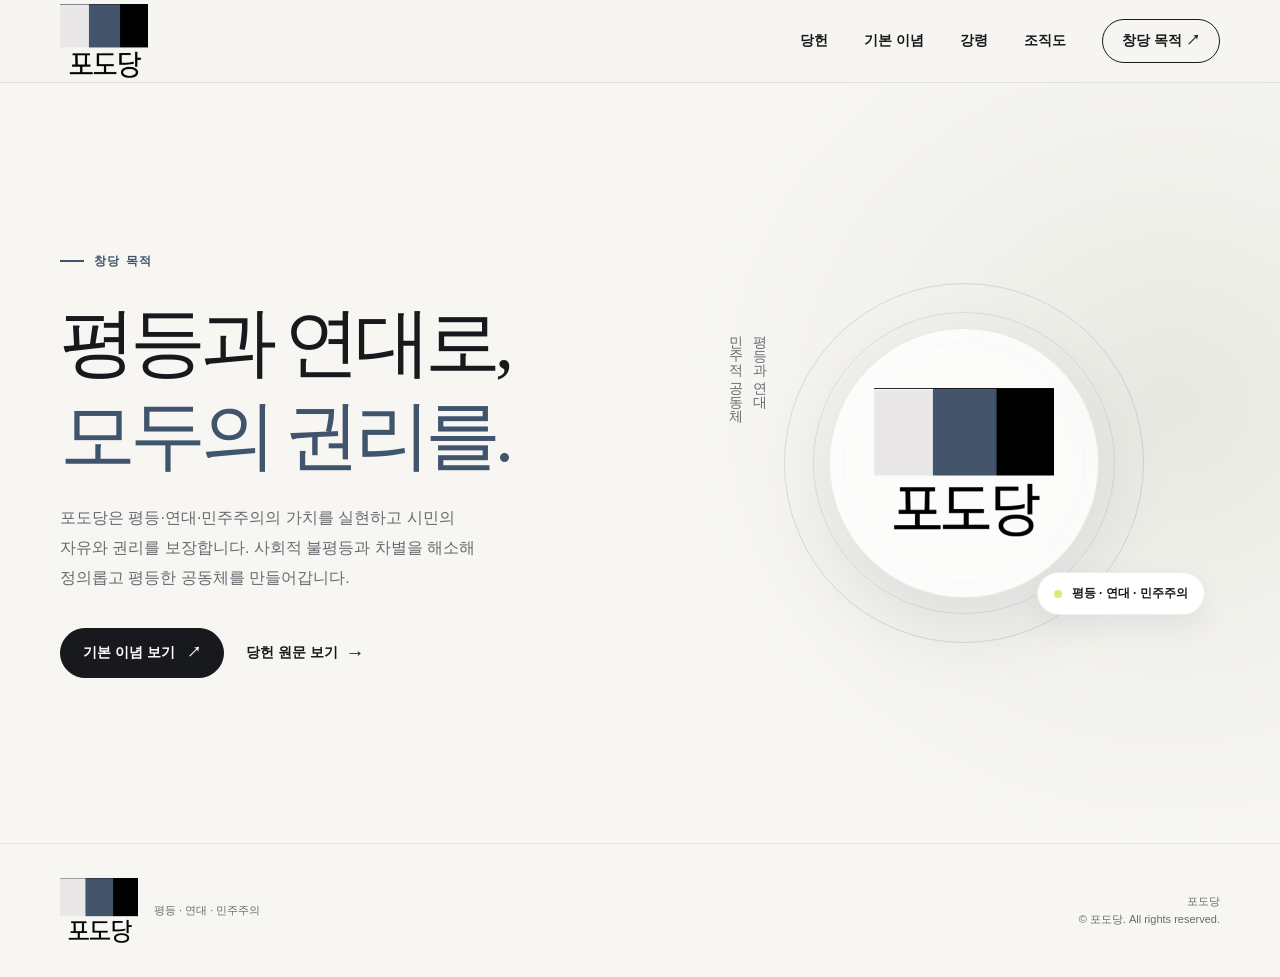
<file: index.html>
<!DOCTYPE html>
<html lang="ko">
<head>
    <meta charset="UTF-8">
    <meta name="viewport" content="width=device-width, initial-scale=1.0">
    <meta name="robots" content="noindex, follow">
    <meta name="theme-color" content="#f7f6f2">
    <meta name="description" content="포도당은 평등·연대·민주주의를 바탕으로 시민의 자유와 권리를 보장하고, 차별 없는 민주적 공동체를 지향합니다.">
    <title>포도당 | 평등과 연대로, 모두의 권리를</title>
    <link rel="stylesheet" href="style.css">
</head>
<body>
    <header class="site-header">
        <div class="wrap header-inner">
            <a class="brand" href="index.html" aria-label="포도당 홈">
                <img src="img/logo-transparent.png" alt="포도당">
            </a>
            <button class="menu-toggle" type="button" aria-expanded="false" aria-controls="primary-navigation" aria-label="메뉴 열기">
                <span></span><span></span>
            </button>
            <nav class="nav" id="primary-navigation" aria-label="주요 메뉴">
                <a href="charter.html">당헌</a>
                <a href="basic-principles.html">기본 이념</a>
                <a href="platform.html">강령</a>
                <a href="organization.html">조직도</a>
                <a class="nav-join" href="charter.html#article-1">창당 목적 <span aria-hidden="true">↗</span></a>
            </nav>
        </div>
    </header>

    <main>
        <section class="hero" id="home">
            <div class="wrap hero-grid">
                <div>
                    <span class="eyebrow">창당 목적</span>
                    <h1>평등과 연대로,<br><span>모두의 권리를.</span></h1>
                    <p class="hero-copy">포도당은 평등·연대·민주주의의 가치를 실현하고 시민의 자유와 권리를 보장합니다. 사회적 불평등과 차별을 해소해 정의롭고 평등한 공동체를 만들어갑니다.</p>
                    <div class="hero-actions">
                        <a class="button button-dark" href="basic-principles.html">기본 이념 보기 <span aria-hidden="true">↗</span></a>
                        <a class="text-link" href="charter.html">당헌 원문 보기 <span aria-hidden="true">→</span></a>
                    </div>
                </div>
                <div class="hero-art" aria-label="포도당 로고">
                    <span class="side-note" aria-hidden="true">평등과 연대<br>민주적 공동체</span>
                    <div class="orbit" aria-hidden="true"></div>
                    <div class="logo-card"><img src="img/logo-transparent.png" alt=""></div>
                    <span class="orbit-note">평등 · 연대 · 민주주의</span>
                </div>
            </div>
        </section>
    </main>

    <footer class="site-footer">
        <div class="wrap footer-inner">
            <div class="footer-brand">
                <img src="img/logo-transparent.png" alt="포도당">
                <span>평등 · 연대 · 민주주의</span>
            </div>
            <p class="copyright">포도당<br>© 포도당. All rights reserved.</p>
        </div>
    </footer>
    <script>
        const menuToggle = document.querySelector(".menu-toggle");
        const navigation = document.querySelector("#primary-navigation");

        menuToggle.addEventListener("click", () => {
            const isOpen = menuToggle.getAttribute("aria-expanded") === "true";
            menuToggle.setAttribute("aria-expanded", String(!isOpen));
            menuToggle.setAttribute("aria-label", isOpen ? "메뉴 열기" : "메뉴 닫기");
            navigation.classList.toggle("is-open", !isOpen);
        });

        navigation.addEventListener("click", (event) => {
            if (event.target.closest("a")) {
                menuToggle.setAttribute("aria-expanded", "false");
                menuToggle.setAttribute("aria-label", "메뉴 열기");
                navigation.classList.remove("is-open");
            }
        });
    </script>
</body>
</html>
</file>
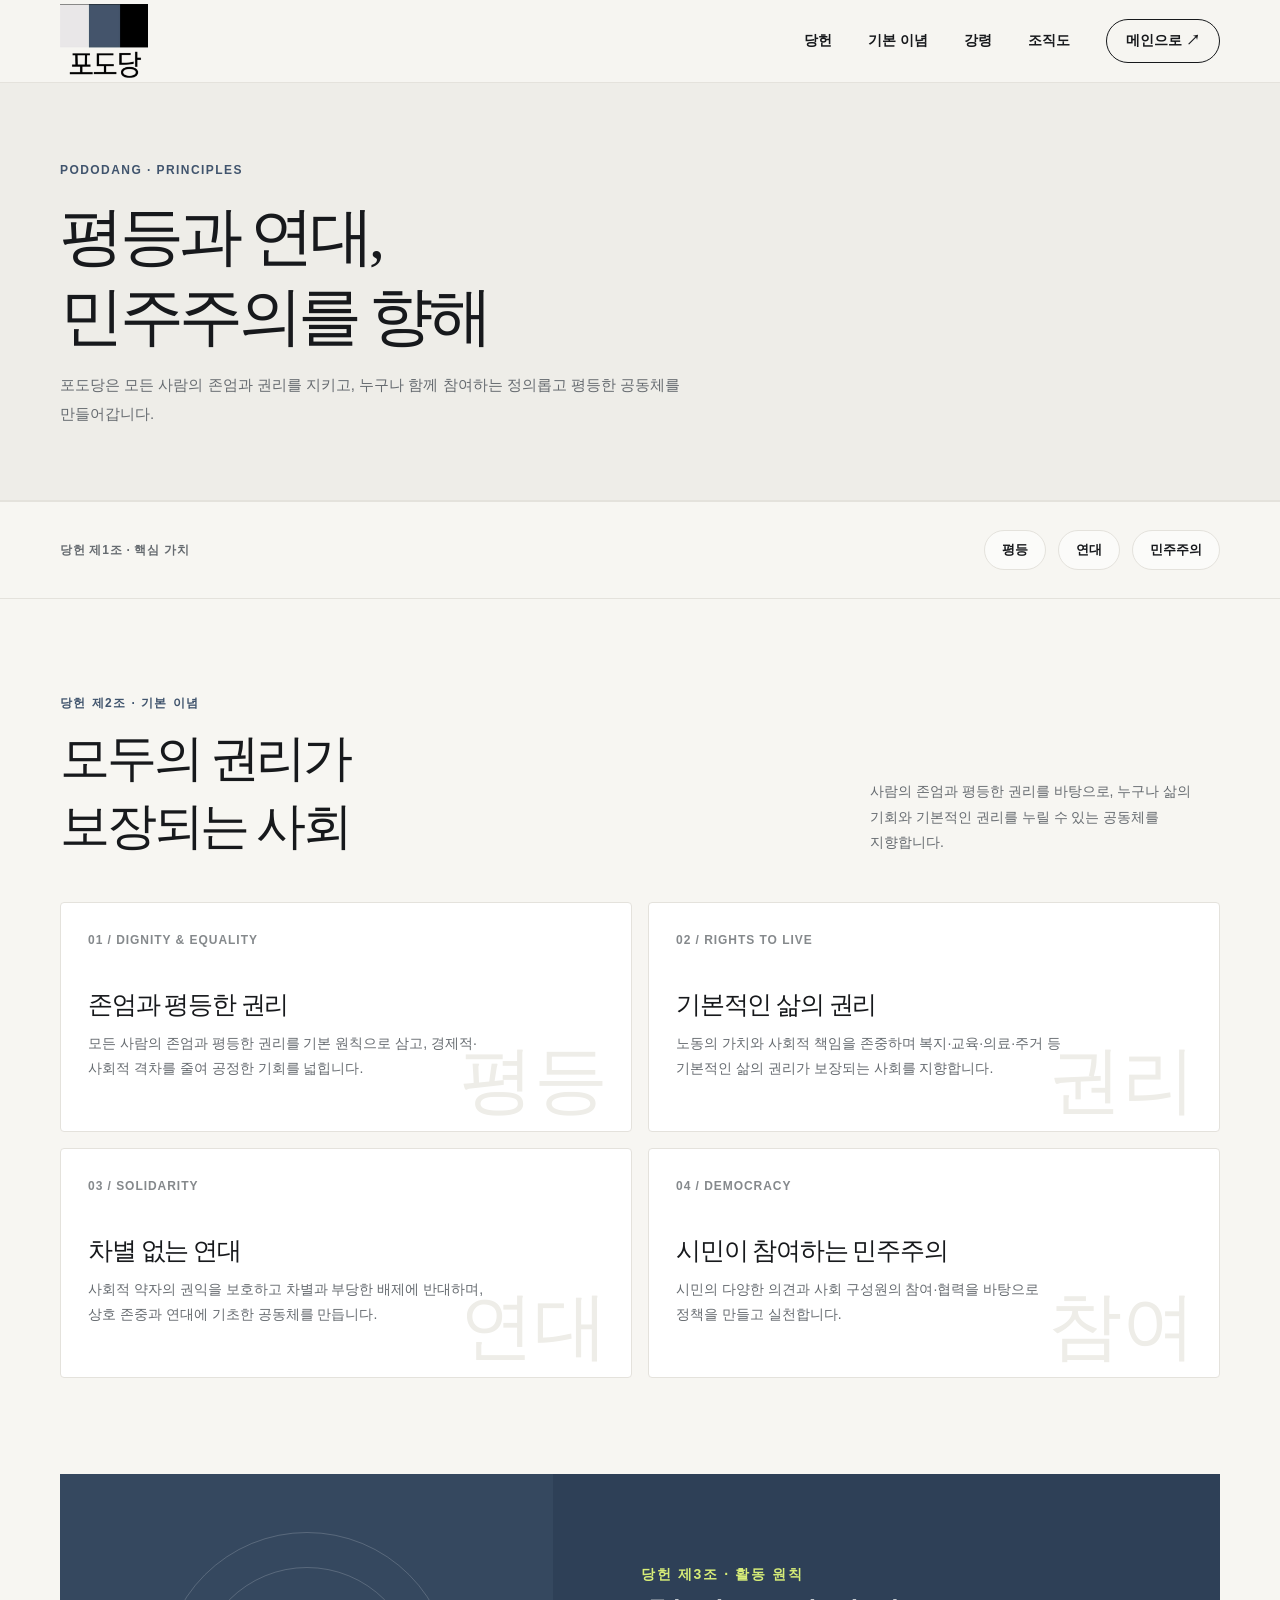
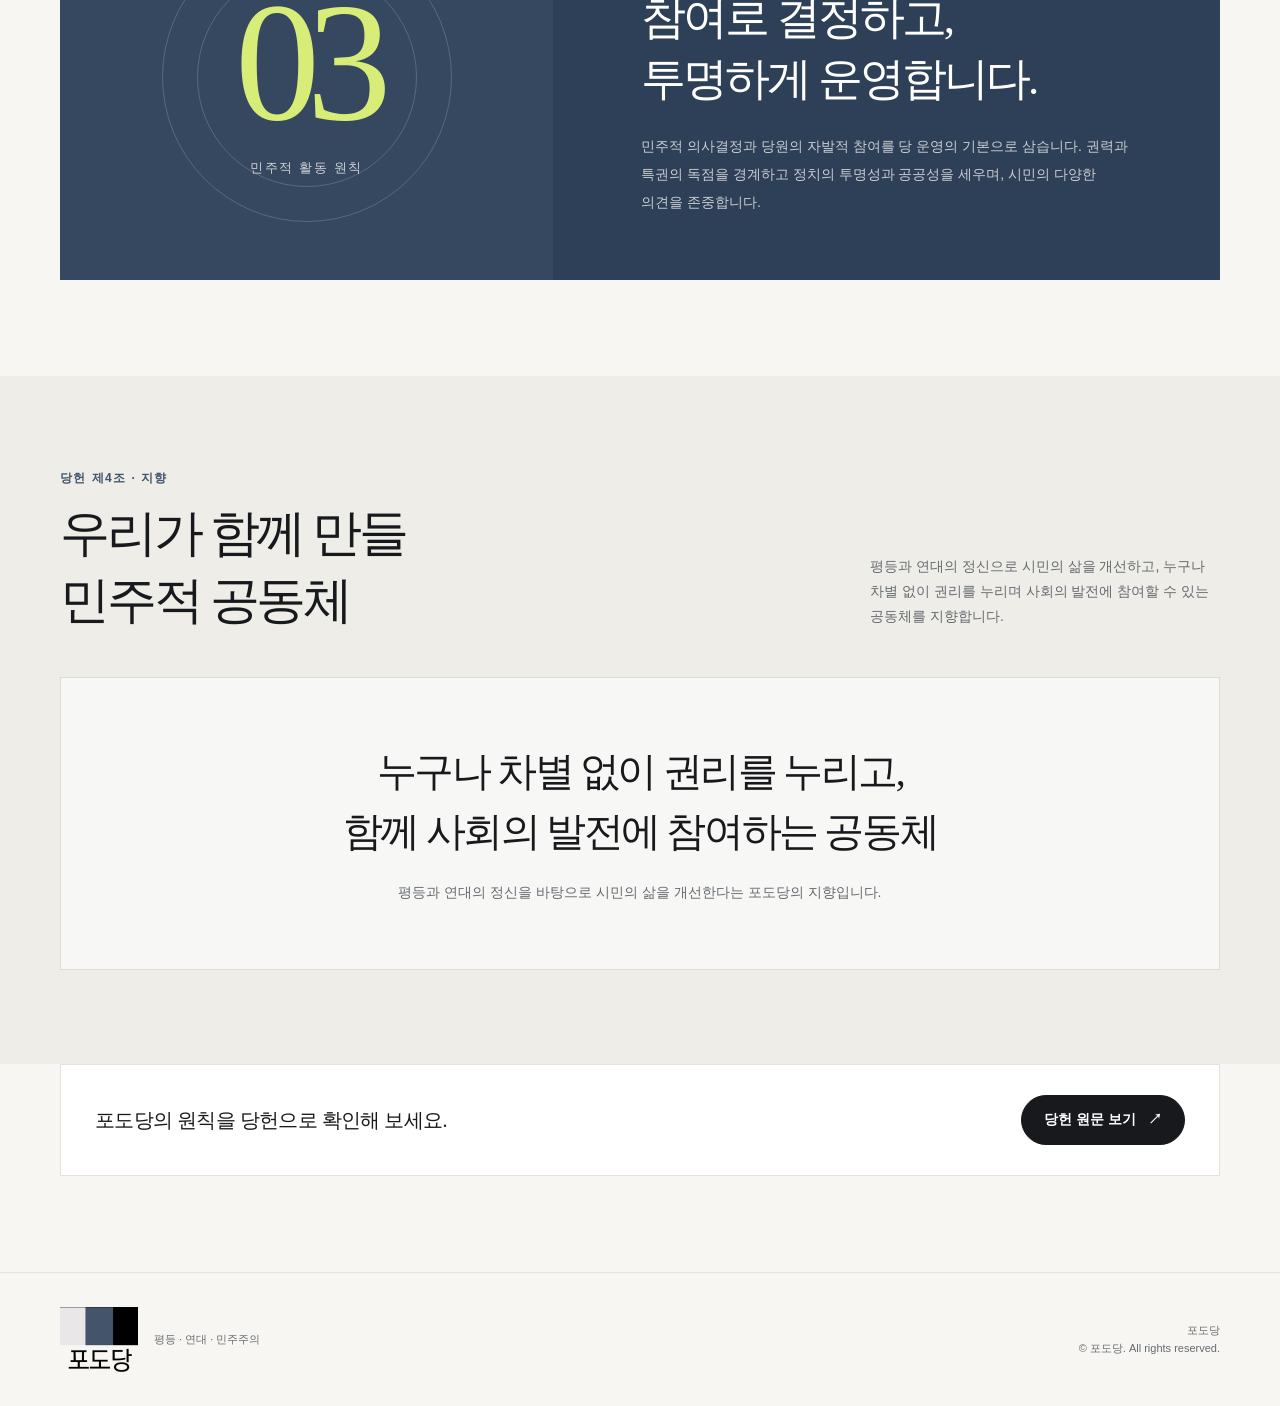
<file: basic-principles.html>
<!DOCTYPE html>
<html lang="ko">
<head>
    <meta charset="UTF-8">
    <meta name="viewport" content="width=device-width, initial-scale=1.0">
    <meta name="robots" content="noindex, follow">
    <meta name="theme-color" content="#f7f6f2">
    <meta name="description" content="평등·연대·민주주의를 바탕으로 포도당이 추구하는 기본 이념과 활동 원칙을 소개합니다.">
    <title>기본 이념 | 포도당</title>
    <link rel="stylesheet" href="style.css">
</head>
<body>
    <header class="site-header">
        <div class="wrap header-inner">
            <a class="brand" href="index.html" aria-label="포도당 홈">
                <img src="img/logo-transparent.png" alt="포도당">
            </a>
            <button class="menu-toggle" type="button" aria-expanded="false" aria-controls="primary-navigation" aria-label="메뉴 열기">
                <span></span><span></span>
            </button>
            <nav class="nav" id="primary-navigation" aria-label="주요 메뉴">
                <a href="charter.html">당헌</a>
                <a href="basic-principles.html" aria-current="page">기본 이념</a>
                <a href="platform.html">강령</a>
                <a href="organization.html">조직도</a>
                <a class="nav-join" href="index.html">메인으로 <span aria-hidden="true">↗</span></a>
            </nav>
        </div>
    </header>

    <main>
        <section class="page-intro">
            <div class="wrap">
                <p class="section-kicker">PODODANG · PRINCIPLES</p>
                <h1>평등과 연대,<br>민주주의를 향해</h1>
                <p>포도당은 모든 사람의 존엄과 권리를 지키고, 누구나 함께 참여하는 정의롭고 평등한 공동체를 만들어갑니다.</p>
            </div>
        </section>

        <section class="principles" aria-label="포도당의 핵심 가치">
            <div class="wrap principles-inner">
                <span class="principles-label">당헌 제1조 · 핵심 가치</span>
                <div class="principle-list">
                    <span class="principle">평등</span>
                    <span class="principle">연대</span>
                    <span class="principle">민주주의</span>
                </div>
            </div>
        </section>

        <section class="section" aria-labelledby="beliefs-heading">
            <div class="wrap">
                <div class="section-heading">
                    <div>
                        <p class="section-kicker">당헌 제2조 · 기본 이념</p>
                        <h2 id="beliefs-heading">모두의 권리가<br>보장되는 사회</h2>
                    </div>
                    <p class="section-description">사람의 존엄과 평등한 권리를 바탕으로, 누구나 삶의 기회와 기본적인 권리를 누릴 수 있는 공동체를 지향합니다.</p>
                </div>
                <div class="agenda-grid">
                    <article class="agenda-card">
                        <span class="agenda-number">01 / DIGNITY & EQUALITY</span>
                        <h3>존엄과 평등한 권리</h3>
                        <p>모든 사람의 존엄과 평등한 권리를 기본 원칙으로 삼고, 경제적·사회적 격차를 줄여 공정한 기회를 넓힙니다.</p>
                        <span class="agenda-mark" aria-hidden="true">평등</span>
                    </article>
                    <article class="agenda-card">
                        <span class="agenda-number">02 / RIGHTS TO LIVE</span>
                        <h3>기본적인 삶의 권리</h3>
                        <p>노동의 가치와 사회적 책임을 존중하며 복지·교육·의료·주거 등 기본적인 삶의 권리가 보장되는 사회를 지향합니다.</p>
                        <span class="agenda-mark" aria-hidden="true">권리</span>
                    </article>
                    <article class="agenda-card">
                        <span class="agenda-number">03 / SOLIDARITY</span>
                        <h3>차별 없는 연대</h3>
                        <p>사회적 약자의 권익을 보호하고 차별과 부당한 배제에 반대하며, 상호 존중과 연대에 기초한 공동체를 만듭니다.</p>
                        <span class="agenda-mark" aria-hidden="true">연대</span>
                    </article>
                    <article class="agenda-card">
                        <span class="agenda-number">04 / DEMOCRACY</span>
                        <h3>시민이 참여하는 민주주의</h3>
                        <p>시민의 다양한 의견과 사회 구성원의 참여·협력을 바탕으로 정책을 만들고 실천합니다.</p>
                        <span class="agenda-mark" aria-hidden="true">참여</span>
                    </article>
                </div>
            </div>
        </section>

        <section class="about" aria-labelledby="practice-heading">
            <div class="wrap about-panel">
                <div class="about-visual" aria-hidden="true">
                    <div class="charter-mark"><strong>03</strong><span>민주적 활동 원칙</span></div>
                </div>
                <div class="about-copy">
                    <p class="section-kicker">당헌 제3조 · 활동 원칙</p>
                    <h2 id="practice-heading">참여로 결정하고,<br>투명하게 운영합니다.</h2>
                    <p>민주적 의사결정과 당원의 자발적 참여를 당 운영의 기본으로 삼습니다. 권력과 특권의 독점을 경계하고 정치의 투명성과 공공성을 세우며, 시민의 다양한 의견을 존중합니다.</p>
                </div>
            </div>
        </section>

        <section class="vision" aria-labelledby="vision-heading">
            <div class="wrap">
                <div class="section-heading">
                    <div>
                        <p class="section-kicker">당헌 제4조 · 지향</p>
                        <h2 id="vision-heading">우리가 함께 만들<br>민주적 공동체</h2>
                    </div>
                    <p class="section-description">평등과 연대의 정신으로 시민의 삶을 개선하고, 누구나 차별 없이 권리를 누리며 사회의 발전에 참여할 수 있는 공동체를 지향합니다.</p>
                </div>
                <div class="vision-card">
                    <strong>누구나 차별 없이 권리를 누리고,<br>함께 사회의 발전에 참여하는 공동체</strong>
                    <p>평등과 연대의 정신을 바탕으로 시민의 삶을 개선한다는 포도당의 지향입니다.</p>
                </div>
            </div>
        </section>

        <section class="principles-cta">
            <div class="wrap">
                <p>포도당의 원칙을 당헌으로 확인해 보세요.</p>
                <a class="button button-dark" href="charter.html">당헌 원문 보기 <span aria-hidden="true">↗</span></a>
            </div>
        </section>
    </main>

    <footer class="site-footer">
        <div class="wrap footer-inner">
            <div class="footer-brand">
                <img src="img/logo-transparent.png" alt="포도당">
                <span>평등 · 연대 · 민주주의</span>
            </div>
            <p class="copyright">포도당<br>© 포도당. All rights reserved.</p>
        </div>
    </footer>
    <script>
        const menuToggle = document.querySelector(".menu-toggle");
        const navigation = document.querySelector("#primary-navigation");

        menuToggle.addEventListener("click", () => {
            const isOpen = menuToggle.getAttribute("aria-expanded") === "true";
            menuToggle.setAttribute("aria-expanded", String(!isOpen));
            menuToggle.setAttribute("aria-label", isOpen ? "메뉴 열기" : "메뉴 닫기");
            navigation.classList.toggle("is-open", !isOpen);
        });

        navigation.addEventListener("click", (event) => {
            if (event.target.closest("a")) {
                menuToggle.setAttribute("aria-expanded", "false");
                menuToggle.setAttribute("aria-label", "메뉴 열기");
                navigation.classList.remove("is-open");
            }
        });
    </script>
</body>
</html>
</file>
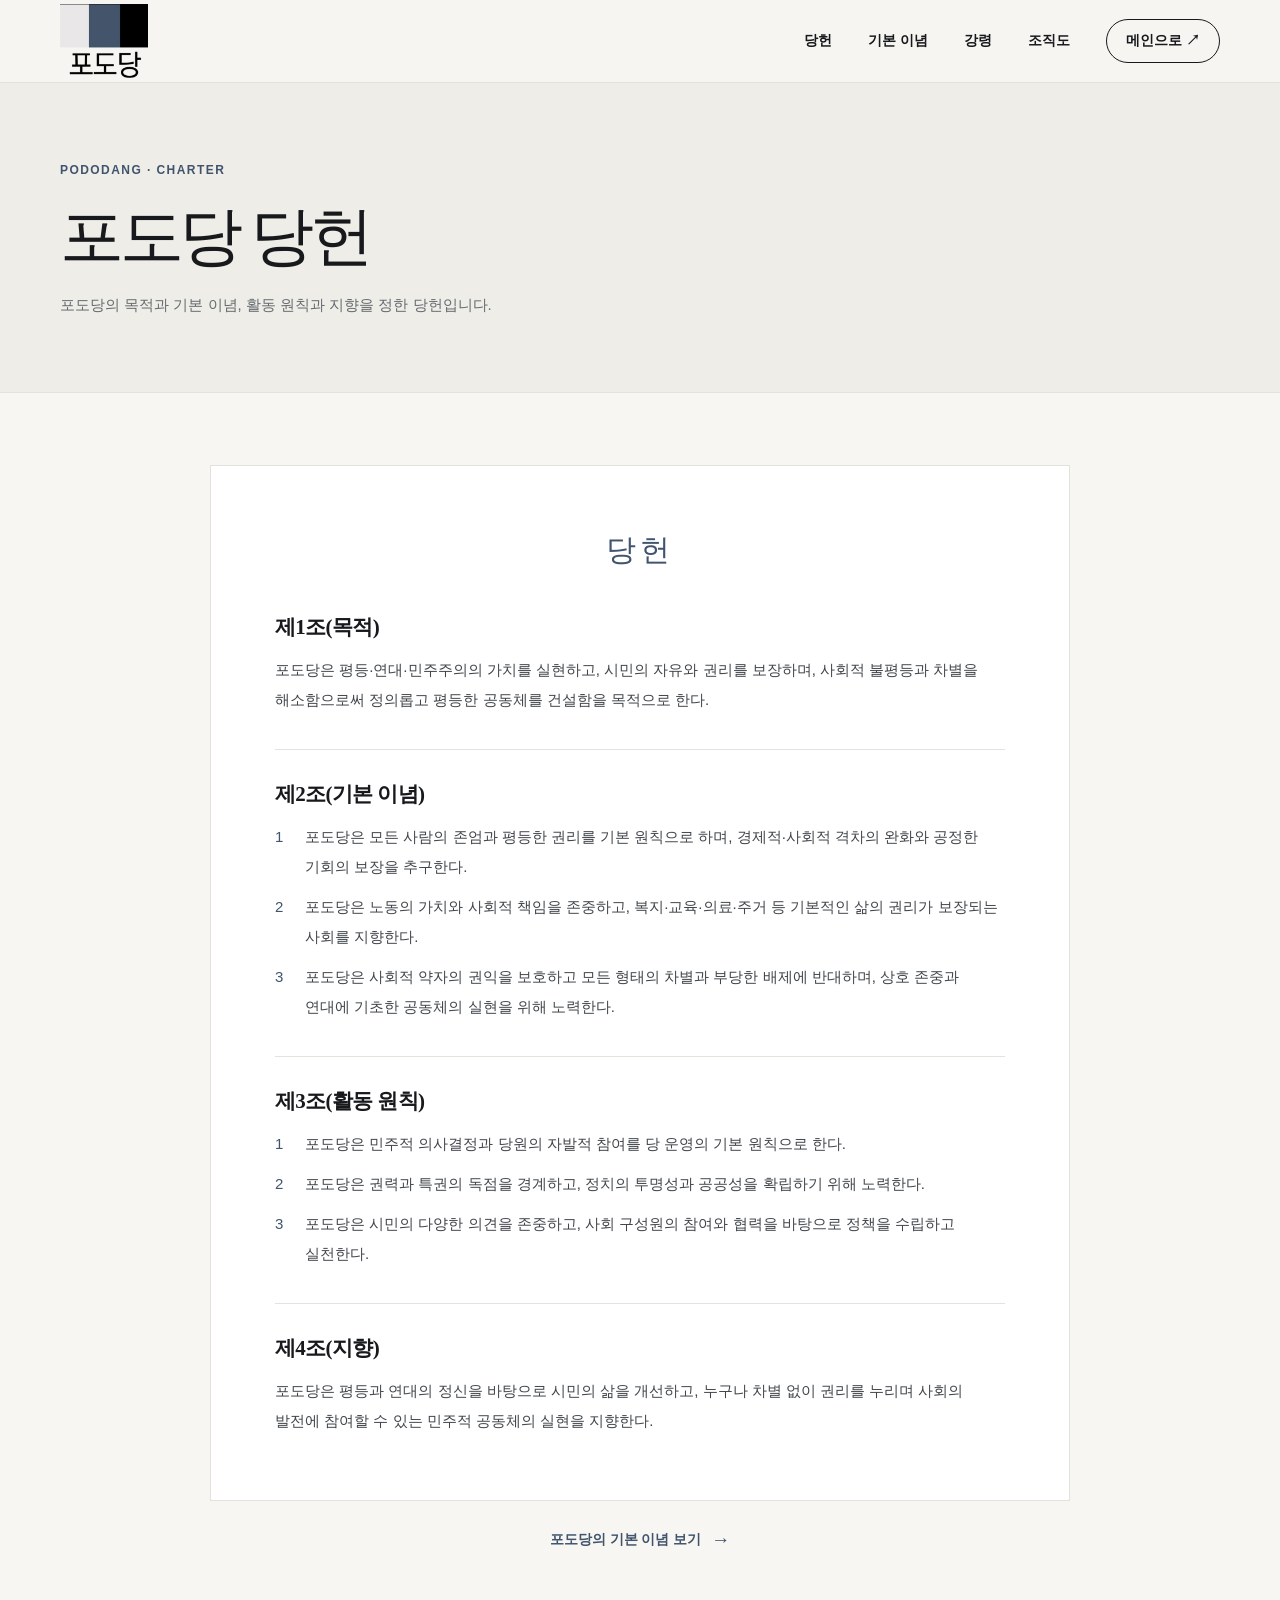
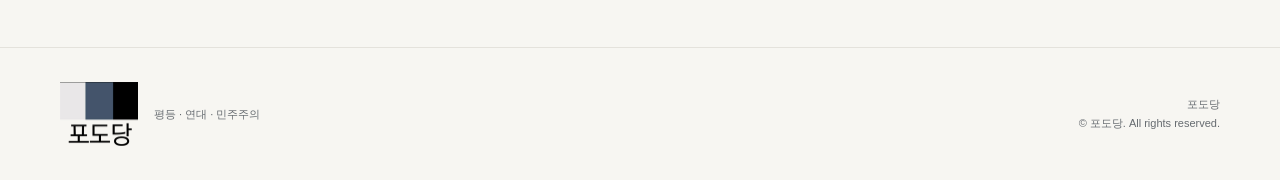
<file: charter.html>
<!DOCTYPE html>
<html lang="ko">
<head>
    <meta charset="UTF-8">
    <meta name="viewport" content="width=device-width, initial-scale=1.0">
    <meta name="robots" content="noindex, follow">
    <meta name="theme-color" content="#f7f6f2">
    <meta name="description" content="포도당의 창당 목적과 기본 이념, 활동 원칙과 지향을 담은 당헌입니다.">
    <title>당헌 | 포도당</title>
    <link rel="stylesheet" href="style.css">
</head>
<body>
    <header class="site-header">
        <div class="wrap header-inner">
            <a class="brand" href="index.html" aria-label="포도당 홈">
                <img src="img/logo-transparent.png" alt="포도당">
            </a>
            <button class="menu-toggle" type="button" aria-expanded="false" aria-controls="primary-navigation" aria-label="메뉴 열기">
                <span></span><span></span>
            </button>
            <nav class="nav" id="primary-navigation" aria-label="주요 메뉴">
                <a href="charter.html" aria-current="page">당헌</a>
                <a href="basic-principles.html">기본 이념</a>
                <a href="platform.html">강령</a>
                <a href="organization.html">조직도</a>
                <a class="nav-join" href="index.html">메인으로 <span aria-hidden="true">↗</span></a>
            </nav>
        </div>
    </header>

    <main>
        <section class="page-intro">
            <div class="wrap">
                <p class="section-kicker">PODODANG · CHARTER</p>
                <h1>포도당 당헌</h1>
                <p>포도당의 목적과 기본 이념, 활동 원칙과 지향을 정한 당헌입니다.</p>
            </div>
        </section>

        <section class="charter-section" aria-label="포도당 당헌">
            <div class="wrap">
                <article class="charter-document">
                    <p class="charter-document-title">당헌</p>

                    <section class="charter-article" id="article-1">
                        <h2>제1조(목적)</h2>
                        <p>포도당은 평등·연대·민주주의의 가치를 실현하고, 시민의 자유와 권리를 보장하며, 사회적 불평등과 차별을 해소함으로써 정의롭고 평등한 공동체를 건설함을 목적으로 한다.</p>
                    </section>

                    <section class="charter-article" id="article-2">
                        <h2>제2조(기본 이념)</h2>
                        <ol>
                            <li>포도당은 모든 사람의 존엄과 평등한 권리를 기본 원칙으로 하며, 경제적·사회적 격차의 완화와 공정한 기회의 보장을 추구한다.</li>
                            <li>포도당은 노동의 가치와 사회적 책임을 존중하고, 복지·교육·의료·주거 등 기본적인 삶의 권리가 보장되는 사회를 지향한다.</li>
                            <li>포도당은 사회적 약자의 권익을 보호하고 모든 형태의 차별과 부당한 배제에 반대하며, 상호 존중과 연대에 기초한 공동체의 실현을 위해 노력한다.</li>
                        </ol>
                    </section>

                    <section class="charter-article" id="article-3">
                        <h2>제3조(활동 원칙)</h2>
                        <ol>
                            <li>포도당은 민주적 의사결정과 당원의 자발적 참여를 당 운영의 기본 원칙으로 한다.</li>
                            <li>포도당은 권력과 특권의 독점을 경계하고, 정치의 투명성과 공공성을 확립하기 위해 노력한다.</li>
                            <li>포도당은 시민의 다양한 의견을 존중하고, 사회 구성원의 참여와 협력을 바탕으로 정책을 수립하고 실천한다.</li>
                        </ol>
                    </section>

                    <section class="charter-article" id="article-4">
                        <h2>제4조(지향)</h2>
                        <p>포도당은 평등과 연대의 정신을 바탕으로 시민의 삶을 개선하고, 누구나 차별 없이 권리를 누리며 사회의 발전에 참여할 수 있는 민주적 공동체의 실현을 지향한다.</p>
                    </section>
                </article>
                <a class="principles-link" href="basic-principles.html">포도당의 기본 이념 보기 <span aria-hidden="true">→</span></a>
            </div>
        </section>
    </main>

    <footer class="site-footer">
        <div class="wrap footer-inner">
            <div class="footer-brand">
                <img src="img/logo-transparent.png" alt="포도당">
                <span>평등 · 연대 · 민주주의</span>
            </div>
            <p class="copyright">포도당<br>© 포도당. All rights reserved.</p>
        </div>
    </footer>
    <script>
        const menuToggle = document.querySelector(".menu-toggle");
        const navigation = document.querySelector("#primary-navigation");

        menuToggle.addEventListener("click", () => {
            const isOpen = menuToggle.getAttribute("aria-expanded") === "true";
            menuToggle.setAttribute("aria-expanded", String(!isOpen));
            menuToggle.setAttribute("aria-label", isOpen ? "메뉴 열기" : "메뉴 닫기");
            navigation.classList.toggle("is-open", !isOpen);
        });

        navigation.addEventListener("click", (event) => {
            if (event.target.closest("a")) {
                menuToggle.setAttribute("aria-expanded", "false");
                menuToggle.setAttribute("aria-label", "메뉴 열기");
                navigation.classList.remove("is-open");
            }
        });
    </script>
</body>
</html>
</file>
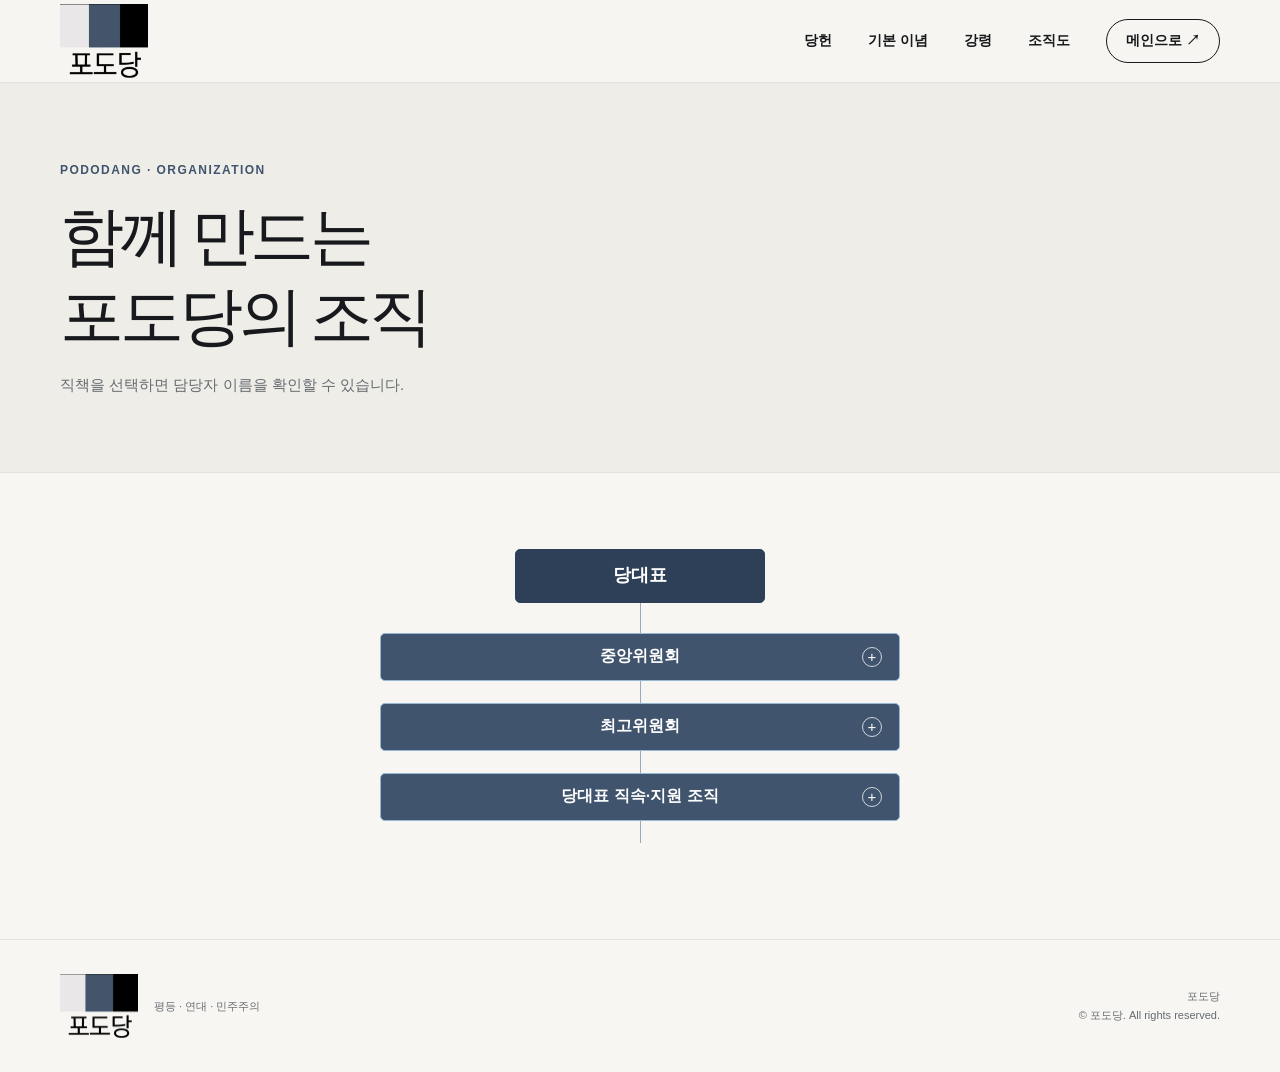
<file: organization.html>
<!DOCTYPE html>
<html lang="ko">
<head>
    <meta charset="UTF-8">
    <meta name="viewport" content="width=device-width, initial-scale=1.0">
    <meta name="robots" content="noindex, follow">
    <meta name="theme-color" content="#f7f6f2">
    <meta name="description" content="포도당의 당대표와 중앙위원회, 최고위원회, 각 조직과 분과를 상하 관계에 따라 소개합니다.">
    <title>조직도 | 포도당</title>
    <link rel="stylesheet" href="style.css">
</head>
<body>
    <header class="site-header">
        <div class="wrap header-inner">
            <a class="brand" href="index.html" aria-label="포도당 홈">
                <img src="img/logo-transparent.png" alt="포도당">
            </a>
            <button class="menu-toggle" type="button" aria-expanded="false" aria-controls="primary-navigation" aria-label="메뉴 열기">
                <span></span><span></span>
            </button>
            <nav class="nav" id="primary-navigation" aria-label="주요 메뉴">
                <a href="charter.html">당헌</a>
                <a href="basic-principles.html">기본 이념</a>
                <a href="platform.html">강령</a>
                <a href="organization.html" aria-current="page">조직도</a>
                <a class="nav-join" href="index.html">메인으로 <span aria-hidden="true">↗</span></a>
            </nav>
        </div>
    </header>

    <main>
        <section class="page-intro">
            <div class="wrap">
                <p class="section-kicker">PODODANG · ORGANIZATION</p>
                <h1>함께 만드는<br>포도당의 조직</h1>
                <p>직책을 선택하면 담당자 이름을 확인할 수 있습니다.</p>
            </div>
        </section>

        <section class="organization-section" aria-label="포도당 조직도">
            <div class="wrap">
                <div class="organization-chart">
                    <div class="org-root">
                        <button class="org-node org-node-root" type="button" aria-pressed="false"
                            data-title="당대표" data-kind="position" data-person="이동건">
                            당대표
                        </button>
                    </div>

                    <div class="org-branches">
                        <section class="org-branch">
                            <button class="org-node org-node-branch" id="central-committee-heading" type="button" aria-expanded="false" aria-controls="central-committee-content"
                                data-title="중앙위원회" data-kind="staffed-organization" data-description="당의 주요 의제와 조직 운영을 논의하는 중앙 기구입니다." data-person="(공석)">
                                중앙위원회
                            </button>
                            <div class="org-branch-content" id="central-committee-content" hidden>
                            <div class="org-units org-units-three">
                                <section class="org-unit">
                                    <button class="org-node org-node-unit" type="button" aria-pressed="false"
                                        data-title="수석부의장" data-kind="position" data-person="(공석)">
                                        수석부의장
                                    </button>
                                    <div class="org-node-list">
                                        <button class="org-node org-node-leaf" type="button" aria-pressed="false"
                                            data-title="부의장 1" data-kind="position" data-person="(공석)">
                                            부의장 1
                                        </button>
                                        <button class="org-node org-node-leaf" type="button" aria-pressed="false"
                                            data-title="부의장 2" data-kind="position" data-person="(공석)">
                                            부의장 2
                                        </button>
                                        <button class="org-node org-node-leaf" type="button" aria-pressed="false"
                                            data-title="부의장 3" data-kind="position" data-person="(공석)">
                                            부의장 3
                                        </button>
                                    </div>
                                </section>

                                <section class="org-unit">
                                    <button class="org-node org-node-unit" type="button" aria-pressed="false"
                                        data-title="의장" data-kind="position" data-person="(공석)">
                                        의장
                                    </button>
                                    <div class="org-node-list">
                                        <button class="org-node org-node-leaf" type="button" aria-pressed="false"
                                            data-title="정책담당위원" data-kind="position" data-person="(공석)">
                                            정책담당위원
                                        </button>
                                        <button class="org-node org-node-leaf" type="button" aria-pressed="false"
                                            data-title="대외협력담당위원" data-kind="position" data-person="(공석)">
                                            대외협력담당위원
                                        </button>
                                        <button class="org-node org-node-leaf" type="button" aria-pressed="false"
                                            data-title="조직담당위원" data-kind="position" data-person="(공석)">
                                            조직담당위원
                                        </button>
                                    </div>
                                </section>

                                <section class="org-unit">
                                    <button class="org-node org-node-unit" type="button" aria-pressed="false"
                                        data-title="간사" data-kind="position" data-person="(공석)">
                                        간사
                                    </button>
                                    <div class="org-node-list">
                                        <button class="org-node org-node-leaf" type="button" aria-pressed="false"
                                            data-title="운영간사" data-kind="position" data-person="(공석)">
                                            운영간사
                                        </button>
                                    </div>
                                </section>
                            </div>
                            <div class="org-node-list org-node-list-inline">
                                <button class="org-node org-node-leaf" type="button" aria-pressed="false"
                                    data-title="비리감찰단" data-kind="staffed-organization" data-description="당의 운영과 회계 등을 감찰하는 기구입니다." data-person="(공석)">
                                    비리감찰단
                                </button>
                            </div>
                            </div>
                        </section>

                        <section class="org-branch">
                            <button class="org-node org-node-branch" id="supreme-council-heading" type="button" aria-expanded="false" aria-controls="supreme-council-content"
                                data-title="최고위원회" data-kind="staffed-organization" data-description="당의 주요 운영 방향과 정책을 논의하는 기구입니다." data-person="(공석)">
                                최고위원회
                            </button>
                            <div class="org-branch-content" id="supreme-council-content" hidden>
                            <div class="org-units org-units-two">
                                <section class="org-unit">
                                    <button class="org-node org-node-unit" type="button" aria-pressed="false"
                                        data-title="최고위원" data-kind="organization" data-description="최고위원회 구성원을 묶어 표시한 분류입니다. 개별 최고위원은 아래에서 확인할 수 있습니다.">
                                        최고위원
                                    </button>
                                    <div class="org-node-list">
                                        <button class="org-node org-node-leaf" type="button" aria-pressed="false"
                                            data-title="최고위원 1" data-kind="position" data-person="박준">
                                            최고위원 1
                                        </button>
                                        <button class="org-node org-node-leaf" type="button" aria-pressed="false"
                                            data-title="최고위원 2" data-kind="position" data-person="소병민">
                                            최고위원 2
                                        </button>
                                        <button class="org-node org-node-leaf" type="button" aria-pressed="false"
                                            data-title="최고위원 3" data-kind="position" data-person="(공석)">
                                            최고위원 3
                                        </button>
                                    </div>
                                </section>

                                <section class="org-unit">
                                    <button class="org-node org-node-unit" type="button" aria-pressed="false"
                                        data-title="정책위원회" data-kind="staffed-organization" data-description="당의 정책을 연구하고 검토하는 기구입니다." data-person="(공석)">
                                        정책위원회
                                    </button>
                                    <button class="org-node org-node-leaf" type="button" aria-pressed="false"
                                        data-title="원내" data-kind="staffed-organization" data-description="원내 활동과 의정 협력을 담당하는 조직입니다." data-person="(공석)">
                                        원내
                                    </button>
                                </section>

                                <section class="org-unit">
                                    <button class="org-node org-node-unit" type="button" aria-pressed="false"
                                        data-title="사무총장" data-kind="position" data-person="(공석)">
                                        사무총장
                                    </button>
                                    <div class="org-node-list">
                                        <button class="org-node org-node-leaf" type="button" aria-pressed="false"
                                            data-title="전략위원회" data-kind="staffed-organization" data-description="당의 중장기 전략과 운영 계획을 검토합니다." data-person="(공석)">
                                            전략위원회
                                        </button>
                                        <button class="org-node org-node-leaf" type="button" aria-pressed="false"
                                            data-title="법률위원회" data-kind="staffed-organization" data-description="당의 법률 관련 사안을 검토합니다." data-person="(공석)">
                                            법률위원회
                                        </button>
                                        <button class="org-node org-node-leaf" type="button" aria-pressed="false"
                                            data-title="홍보위원회" data-kind="staffed-organization" data-description="당의 홍보 계획과 대외 커뮤니케이션을 담당합니다." data-person="(공석)">
                                            홍보위원회
                                        </button>
                                        <button class="org-node org-node-leaf" type="button" aria-pressed="false"
                                            data-title="협력위원회" data-kind="staffed-organization" data-description="당의 내부외 협력을 추진합니다." data-person="(공석)">
                                            협력위원회
                                        </button>
                                    </div>
                                </section>

                                <section class="org-unit">
                                    <button class="org-node org-node-unit" type="button" aria-pressed="false"
                                        data-title="최고위원회 지원 조직" data-kind="organization" data-description="대변인, 사무처, 운영위원회를 포함하여 최고위원회의 활동을 지원합니다.">
                                        최고위원회 지원 조직
                                    </button>
                                    <div class="org-node-list">
                                        <button class="org-node org-node-leaf" type="button" aria-pressed="false"
                                            data-title="대변인" data-kind="position" data-person="(공석)">
                                            대변인
                                        </button>
                                        <button class="org-node org-node-leaf" type="button" aria-pressed="false"
                                            data-title="사무처" data-kind="organization" data-description="당의 행정과 실무 운영을 맡습니다.">
                                            사무처
                                        </button>
                                        <button class="org-node org-node-leaf" type="button" aria-pressed="false"
                                            data-title="운영위원회" data-kind="staffed-organization" data-description="당의 운영 관련 사항을 검토합니다." data-person="(공석)">
                                            운영위원회
                                        </button>
                                    </div>
                                </section>

                                <section class="org-unit">
                                    <button class="org-node org-node-unit" type="button" aria-pressed="false"
                                        data-title="최고위원회 분과" data-kind="organization" data-description="조직, 정책, 교육, 홍보, 당헌·규정, 예산·결산 분야를 담당하는 분과를 묶은 영역입니다.">
                                        최고위원회 분과
                                    </button>
                                    <div class="org-node-list">
                                        <button class="org-node org-node-leaf" type="button" aria-pressed="false"
                                            data-title="조직분과" data-kind="organization" data-description="당의 조직 체계와 당원 활동을 다룹니다.">
                                            조직분과
                                        </button>
                                        <button class="org-node org-node-leaf" type="button" aria-pressed="false"
                                            data-title="정책분과" data-kind="organization" data-description="당의 정책 의제를 검토하고 연구합니다.">
                                            정책분과
                                        </button>
                                        <button class="org-node org-node-leaf" type="button" aria-pressed="false"
                                            data-title="교육분과" data-kind="organization" data-description="당원과 시민을 위한 교육 활동을 담당합니다.">
                                            교육분과
                                        </button>
                                        <button class="org-node org-node-leaf" type="button" aria-pressed="false"
                                            data-title="홍보분과" data-kind="organization" data-description="당의 홍보 활동과 소통 채널을 다룹니다.">
                                            홍보분과
                                        </button>
                                        <button class="org-node org-node-leaf" type="button" aria-pressed="false"
                                            data-title="당헌·규정분과" data-kind="organization" data-description="당헌과 당내 규정을 검토합니다.">
                                            당헌·규정분과
                                        </button>
                                        <button class="org-node org-node-leaf" type="button" aria-pressed="false"
                                            data-title="예산·결산분과" data-kind="organization" data-description="당의 예산 편성과 결산을 검토합니다.">
                                            예산·결산분과
                                        </button>
                                    </div>
                                </section>

                                <button class="org-node org-node-leaf" type="button" aria-pressed="false"
                                    data-title="선출직 공직자 평가원" data-kind="organization" data-description="선출직 공직자의 활동과 역량을 평가하는 기구입니다.">
                                    선출직 공직자 평가원
                                </button>
                            </div>
                            </div>
                        </section>

                        <section class="org-branch">
                            <button class="org-node org-node-branch" id="support-organization-heading" type="button" aria-expanded="false" aria-controls="support-organization-content"
                                data-title="당대표 직속·지원 조직" data-kind="organization" data-description="당대표 직속으로 연구원과 후원회 등의 활동을 지원합니다.">
                                당대표 직속·지원 조직
                            </button>
                            <div class="org-branch-content" id="support-organization-content" hidden>
                            <div class="org-units">
                                <section class="org-unit">
                                    <button class="org-node org-node-unit" type="button" aria-pressed="false"
                                        data-title="부대표" data-kind="position" data-person="이예헌">
                                        부대표
                                    </button>
                                    <div class="org-node-list">
                                        <button class="org-node org-node-leaf" type="button" aria-pressed="false"
                                            data-title="부대표 실장" data-kind="position" data-person="(공석)">
                                            부대표 실장
                                        </button>
                                    </div>
                                </section>
                                <button class="org-node org-node-unit" type="button" aria-pressed="false"
                                    data-title="연구원" data-kind="organization" data-description="당과 사회 관련 의제를 연구합니다.">
                                    연구원
                                </button>
                                <button class="org-node org-node-unit" type="button" aria-pressed="false"
                                    data-title="후원회" data-kind="organization" data-description="당의 운영을 위한 후원 활동을 담당합니다.">
                                    후원회
                                </button>
                            </div>
                            </div>
                        </section>
                    </div>
                </div>

                <aside class="org-detail" id="org-detail" aria-live="polite" aria-atomic="true" hidden>
                    <div class="org-detail-description" hidden>
                        <p class="section-kicker">조직 소개</p>
                        <h2></h2>
                        <p></p>
                    </div>
                    <div class="org-detail-person" hidden>
                        <p class="section-kicker">직책</p>
                        <h2></h2>
                        <p class="org-detail-name"></p>
                    </div>
                    <div class="org-detail-manager" hidden>
                        <p class="section-kicker">조직 소개</p>
                        <h2></h2>
                        <p class="org-detail-manager-description"></p>
                        <p class="org-detail-name-wrap"><span>담당자</span><strong class="org-detail-name"></strong></p>
                    </div>
                </aside>
            </div>
        </section>
    </main>

    <footer class="site-footer">
        <div class="wrap footer-inner">
            <div class="footer-brand">
                <img src="img/logo-transparent.png" alt="포도당">
                <span>평등 · 연대 · 민주주의</span>
            </div>
            <p class="copyright">포도당<br>© 포도당. All rights reserved.</p>
        </div>
    </footer>
    <script>
        const organizationNodes = document.querySelectorAll(".org-node");
        const organizationDetail = document.querySelector("#org-detail");

        organizationNodes.forEach((node) => {
            node.addEventListener("click", () => {
                if (node.matches(".org-node-branch")) {
                    const isExpanded = node.getAttribute("aria-expanded") === "true";
                    node.setAttribute("aria-expanded", String(!isExpanded));
                    document.getElementById(node.getAttribute("aria-controls")).hidden = isExpanded;
                }

                organizationNodes.forEach((item) => {
                    item.classList.remove("is-selected");
                    if (!item.matches(".org-node-branch")) {
                        item.setAttribute("aria-pressed", "false");
                    }
                });
                node.classList.add("is-selected");
                if (!node.matches(".org-node-branch")) {
                    node.setAttribute("aria-pressed", "true");
                }
                organizationDetail.querySelectorAll(":scope > div").forEach((section) => {
                    section.hidden = true;
                });

                if (node.dataset.kind === "position") {
                    const person = organizationDetail.querySelector(".org-detail-person");
                    person.hidden = false;
                    person.querySelector("h2").textContent = node.dataset.title;
                    person.querySelector(".org-detail-name").textContent = node.dataset.person;
                } else if (node.dataset.kind === "staffed-organization") {
                    const organization = organizationDetail.querySelector(".org-detail-manager");
                    organization.hidden = false;
                    organization.querySelector("h2").textContent = node.dataset.title;
                    organization.querySelector(".org-detail-manager-description").textContent = node.dataset.description;
                    organization.querySelector(".org-detail-name").textContent = node.dataset.person;
                } else {
                    const organization = organizationDetail.querySelector(".org-detail-description");
                    organization.hidden = false;
                    organization.querySelector("h2").textContent = node.dataset.title;
                    organization.querySelector("p:last-child").textContent = node.dataset.description;
                }

                organizationDetail.hidden = false;
            });
        });

        const menuToggle = document.querySelector(".menu-toggle");
        const navigation = document.querySelector("#primary-navigation");

        menuToggle.addEventListener("click", () => {
            const isOpen = menuToggle.getAttribute("aria-expanded") === "true";
            menuToggle.setAttribute("aria-expanded", String(!isOpen));
            menuToggle.setAttribute("aria-label", isOpen ? "메뉴 열기" : "메뉴 닫기");
            navigation.classList.toggle("is-open", !isOpen);
        });

        navigation.addEventListener("click", (event) => {
            if (event.target.closest("a")) {
                menuToggle.setAttribute("aria-expanded", "false");
                menuToggle.setAttribute("aria-label", "메뉴 열기");
                navigation.classList.remove("is-open");
            }
        });
    </script>
</body>
</html>
</file>
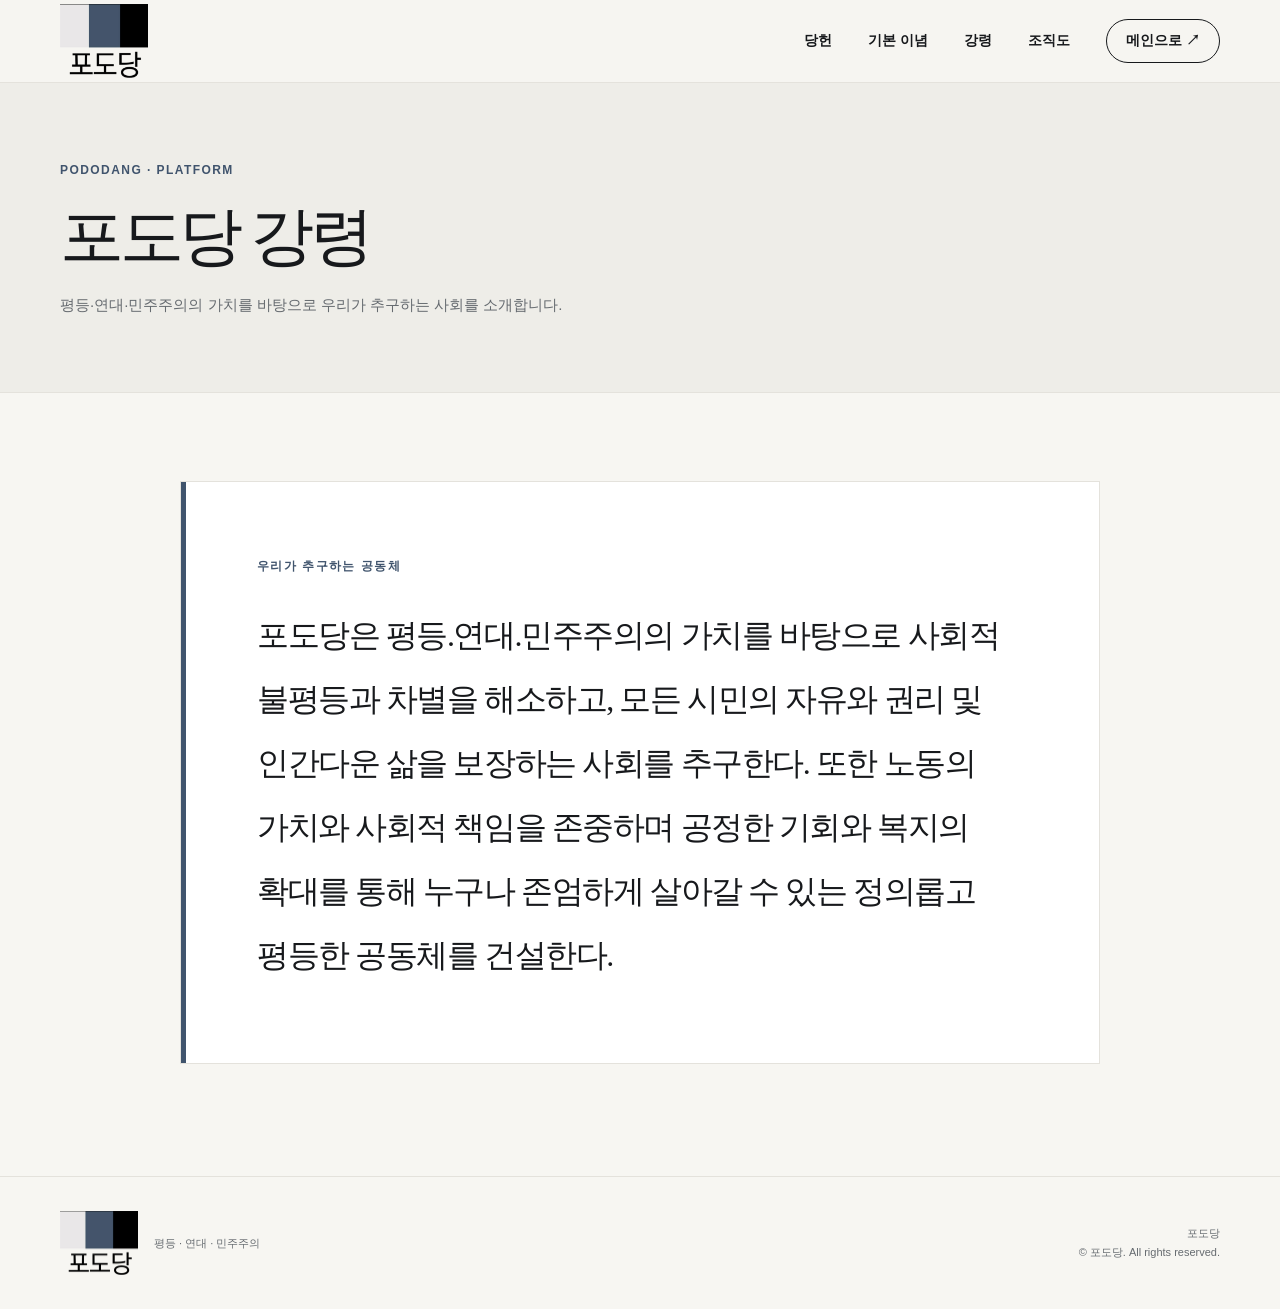
<file: platform.html>
<!DOCTYPE html>
<html lang="ko">
<head>
    <meta charset="UTF-8">
    <meta name="viewport" content="width=device-width, initial-scale=1.0">
    <meta name="robots" content="noindex, follow">
    <meta name="theme-color" content="#f7f6f2">
    <meta name="description" content="평등·연대·민주주의를 바탕으로 정의롭고 평등한 공동체를 추구하는 포도당의 강령입니다.">
    <title>강령 | 포도당</title>
    <link rel="stylesheet" href="style.css">
</head>
<body>
    <header class="site-header">
        <div class="wrap header-inner">
            <a class="brand" href="index.html" aria-label="포도당 홈">
                <img src="img/logo-transparent.png" alt="포도당">
            </a>
            <button class="menu-toggle" type="button" aria-expanded="false" aria-controls="primary-navigation" aria-label="메뉴 열기">
                <span></span><span></span>
            </button>
            <nav class="nav" id="primary-navigation" aria-label="주요 메뉴">
                <a href="charter.html">당헌</a>
                <a href="basic-principles.html">기본 이념</a>
                <a href="platform.html" aria-current="page">강령</a>
                <a href="organization.html">조직도</a>
                <a class="nav-join" href="index.html">메인으로 <span aria-hidden="true">↗</span></a>
            </nav>
        </div>
    </header>

    <main>
        <section class="page-intro">
            <div class="wrap">
                <p class="section-kicker">PODODANG · PLATFORM</p>
                <h1>포도당 강령</h1>
                <p>평등·연대·민주주의의 가치를 바탕으로 우리가 추구하는 사회를 소개합니다.</p>
            </div>
        </section>

        <section class="platform-section" aria-labelledby="platform-heading">
            <div class="wrap">
                <article class="manifesto">
                    <p class="section-kicker" id="platform-heading">우리가 추구하는 공동체</p>
                    <p>포도당은 평등.연대.민주주의의 가치를 바탕으로 사회적 불평등과 차별을 해소하고, 모든 시민의 자유와 권리 및 인간다운 삶을 보장하는 사회를 추구한다. 또한 노동의 가치와 사회적 책임을 존중하며 공정한 기회와 복지의 확대를 통해 누구나 존엄하게 살아갈 수 있는 정의롭고 평등한 공동체를 건설한다.</p>
                </article>
            </div>
        </section>
    </main>

    <footer class="site-footer">
        <div class="wrap footer-inner">
            <div class="footer-brand">
                <img src="img/logo-transparent.png" alt="포도당">
                <span>평등 · 연대 · 민주주의</span>
            </div>
            <p class="copyright">포도당<br>© 포도당. All rights reserved.</p>
        </div>
    </footer>
    <script>
        const menuToggle = document.querySelector(".menu-toggle");
        const navigation = document.querySelector("#primary-navigation");

        menuToggle.addEventListener("click", () => {
            const isOpen = menuToggle.getAttribute("aria-expanded") === "true";
            menuToggle.setAttribute("aria-expanded", String(!isOpen));
            menuToggle.setAttribute("aria-label", isOpen ? "메뉴 열기" : "메뉴 닫기");
            navigation.classList.toggle("is-open", !isOpen);
        });

        navigation.addEventListener("click", (event) => {
            if (event.target.closest("a")) {
                menuToggle.setAttribute("aria-expanded", "false");
                menuToggle.setAttribute("aria-label", "메뉴 열기");
                navigation.classList.remove("is-open");
            }
        });
    </script>
</body>
</html>
</file>
<file: style.css>
:root {
    color-scheme: light;
    --ink: #17191c;
    --muted: #666b70;
    --paper: #f7f6f2;
    --white: #fff;
    --blue: #40546d;
    --blue-dark: #2e4057;
    --line: #e4e2dc;
    --lime: #d7ed78;
    --serif: "Iowan Old Style", "Noto Serif KR", "Batang", serif;
    font-family: "Pretendard", "Apple SD Gothic Neo", "Malgun Gothic", sans-serif;
    scroll-behavior: smooth;
}

*, *::before, *::after { box-sizing: border-box; }
body { margin: 0; color: var(--ink); background: var(--paper); }
a { color: inherit; text-decoration: none; }
button { font: inherit; }
.wrap { width: min(1160px, calc(100% - 48px)); margin: 0 auto; }

.site-header { position: relative; z-index: 5; border-bottom: 1px solid var(--line); background: rgba(247, 246, 242, .94); }
.header-inner { min-height: 82px; display: flex; align-items: center; justify-content: space-between; gap: 32px; }
.brand { display: inline-flex; align-items: center; flex-shrink: 0; }
.brand img { display: block; width: 88px; height: auto; }
.nav { display: flex; align-items: center; gap: 36px; }
.nav a { font-size: 14px; font-weight: 600; transition: color .2s ease; }
.nav a:hover, .nav a:focus-visible { color: var(--blue); }
.nav .nav-join { padding: 12px 19px; border: 1px solid var(--ink); border-radius: 999px; }
.nav .nav-join:hover { color: var(--white); background: var(--ink); }
.menu-toggle { display: none; width: 44px; height: 44px; padding: 11px; border: 1px solid var(--line); border-radius: 50%; color: var(--ink); background: transparent; cursor: pointer; }
.menu-toggle span { display: block; width: 100%; height: 1px; margin: 5px 0; background: currentColor; }

.hero { position: relative; display: flex; min-height: min(760px, calc(100svh - 83px)); align-items: center; overflow: hidden; padding: 72px 0; }
.hero::after { position: absolute; z-index: -1; top: 0; right: -9%; width: 55%; height: 100%; background: radial-gradient(ellipse at 68% 42%, #e8e8e2 0, rgba(232, 232, 226, .4) 36%, transparent 70%); content: ""; }
.hero-grid { display: grid; grid-template-columns: 1.08fr .92fr; align-items: center; gap: 48px; }
.eyebrow { display: inline-flex; align-items: center; gap: 10px; color: var(--blue); font-size: 12px; font-weight: 800; letter-spacing: .12em; }
.eyebrow::before { width: 24px; height: 2px; background: currentColor; content: ""; }
.hero h1 { margin: 26px 0 20px; font-family: var(--serif); font-size: clamp(44px, 6vw, 76px); font-weight: 500; letter-spacing: -.075em; line-height: 1.23; }
.hero h1 span { color: var(--blue); }
.hero-copy { max-width: 440px; margin: 0; color: var(--muted); font-size: 16px; line-height: 1.9; word-break: keep-all; }
.hero-actions { display: flex; align-items: center; gap: 22px; margin-top: 34px; }
.button { display: inline-flex; min-height: 50px; align-items: center; justify-content: center; gap: 12px; padding: 0 22px; border: 1px solid var(--ink); border-radius: 999px; font-size: 14px; font-weight: 700; transition: transform .2s ease, background .2s ease, color .2s ease; }
.button:hover { transform: translateY(-2px); }
.button-dark { color: var(--white); background: var(--ink); }
.button-dark:hover { background: var(--blue); }
.text-link { display: inline-flex; align-items: center; gap: 8px; font-size: 14px; font-weight: 700; }
.text-link span { font-size: 19px; transition: transform .2s ease; }
.text-link:hover span { transform: translateX(4px); }

.hero-art { position: relative; display: grid; min-height: 390px; place-items: center; }
.orbit { position: absolute; width: min(360px, 80vw); aspect-ratio: 1; border: 1px solid rgba(64, 84, 109, .17); border-radius: 50%; }
.orbit::before, .orbit::after { position: absolute; border: 1px solid rgba(64, 84, 109, .12); border-radius: 50%; content: ""; }
.orbit::before { inset: 28px; }
.orbit::after { inset: 58px; }
.logo-card { position: relative; display: grid; width: min(270px, 70%); aspect-ratio: 1; place-items: center; border: 1px solid rgba(23, 25, 28, .08); border-radius: 50%; background: rgba(255, 255, 255, .76); box-shadow: 0 28px 80px rgba(30, 42, 55, .1); }
.logo-card img { width: 67%; height: auto; }
.orbit-note { position: absolute; right: 3%; bottom: 11%; display: flex; align-items: center; gap: 10px; padding: 12px 16px; border: 1px solid rgba(23, 25, 28, .08); border-radius: 999px; background: var(--white); box-shadow: 0 12px 30px rgba(30, 42, 55, .07); font-size: 12px; font-weight: 700; }
.orbit-note::before { width: 8px; height: 8px; border-radius: 50%; background: var(--lime); content: ""; }
.side-note { position: absolute; top: 15%; left: 3%; color: var(--muted); font-family: var(--serif); font-size: 14px; line-height: 1.7; writing-mode: vertical-rl; }

.page-intro { padding: 80px 0 72px; border-bottom: 1px solid var(--line); background: #eeede8; }
.page-intro h1 { margin: 20px 0 14px; font-family: var(--serif); font-size: clamp(40px, 6vw, 64px); font-weight: 500; letter-spacing: -.07em; line-height: 1.25; }
.page-intro p:last-child { max-width: 620px; margin: 0; color: var(--muted); font-size: 15px; line-height: 1.9; word-break: keep-all; }

.charter-section { padding: 72px 0 96px; }
.charter-document { max-width: 860px; margin: 0 auto; padding: clamp(28px, 6vw, 64px); border: 1px solid var(--line); background: var(--white); }
.charter-document-title { margin: 0 0 42px; color: var(--blue); font-family: var(--serif); font-size: 30px; letter-spacing: .12em; text-align: center; }
.charter-article + .charter-article { margin-top: 34px; padding-top: 30px; border-top: 1px solid var(--line); }
.charter-article h2 { margin: 0 0 14px; font-family: var(--serif); font-size: 21px; font-weight: 600; letter-spacing: -.03em; }
.charter-article p, .charter-article li { color: #41464b; font-size: 15px; line-height: 2; word-break: keep-all; }
.charter-article p { margin: 0; }
.charter-article ol { display: grid; gap: 10px; margin: 0; padding: 0; list-style: none; counter-reset: clause; }
.charter-article li { position: relative; padding-left: 2em; counter-increment: clause; }
.charter-article li::before { position: absolute; left: 0; color: var(--blue); content: counter(clause) " "; }
.principles-link { display: flex; width: fit-content; align-items: center; gap: 10px; margin: 28px auto 0; color: var(--blue); font-size: 14px; font-weight: 700; }
.principles-link span { font-size: 19px; transition: transform .2s ease; }
.principles-link:hover span { transform: translateX(4px); }
.principles-cta { padding: 0 0 96px; }
.principles-cta .wrap { display: flex; align-items: center; justify-content: space-between; gap: 24px; padding: 30px 34px; border: 1px solid var(--line); background: var(--white); }
.principles-cta p { margin: 0; font-family: var(--serif); font-size: 20px; letter-spacing: -.03em; }

.organization-section { padding: 72px 0 96px; }
.organization-chart { padding-top: 4px; }
.organization-chart { max-width: 900px; margin: 0 auto; }
.org-root { position: relative; display: flex; justify-content: center; padding-bottom: 30px; }
.org-root::after { position: absolute; bottom: 0; left: 50%; height: 30px; border-left: 1px solid #9aa8b7; content: ""; }
.org-branches { position: relative; display: flex; max-width: 760px; flex-direction: column; gap: 0; margin: 0 auto; }
.org-branches::before { position: absolute; top: 0; bottom: 0; left: 50%; border-left: 1px solid #9aa8b7; content: ""; }
.org-branch { position: relative; min-width: 0; padding: 0 0 22px; }
.org-node { position: relative; z-index: 1; display: block; width: 100%; min-height: 42px; padding: 10px 12px; border: 1px solid #a9c8e3; border-radius: 5px; color: #233447; background: #dceaf6; font: inherit; font-size: 14px; font-weight: 650; line-height: 1.4; text-align: center; cursor: pointer; transition: background .16s ease, border-color .16s ease, color .16s ease, box-shadow .16s ease; }
.org-node:hover, .org-node:focus-visible { border-color: var(--blue); background: #c8ddef; }
.org-node[aria-pressed="true"], .org-node.is-selected { border-color: var(--blue-dark); color: var(--white); background: var(--blue-dark); box-shadow: 0 0 0 3px rgba(64,84,109,.15); }
.org-node-root { width: min(250px, 100%); min-height: 54px; border-color: var(--blue-dark); color: var(--white); background: var(--blue-dark); font-size: 18px; }
.org-node-root:hover, .org-node-root:focus-visible, .org-node-root[aria-pressed="true"] { border-color: #1d2b3b; color: var(--white); background: #26384d; }
.org-node-branch { width: min(520px, calc(100% - 32px)); min-height: 48px; margin: 0 auto; border-color: #96b8d7; color: var(--white); background: var(--blue); font-size: 16px; text-align: center; }
.org-node-branch::after { position: absolute; top: 50%; right: 17px; width: 20px; height: 20px; border: 1px solid rgba(255,255,255,.75); border-radius: 50%; color: var(--white); content: "+"; font-size: 15px; font-weight: 400; line-height: 18px; text-align: center; transform: translateY(-50%); }
.org-node-branch:hover, .org-node-branch:focus-visible, .org-node-branch[aria-expanded="true"], .org-node-branch.is-selected { border-color: var(--blue-dark); color: var(--white); background: #35485f; }
.org-node-branch[aria-expanded="true"]::after { content: "−"; }
.org-branch-content { position: relative; z-index: 1; max-width: 680px; margin: 0 auto; padding: 15px 22px 4px; background: var(--paper); }
.org-branch-content[hidden] { display: none; }
.org-node-unit { background: #e8f0f7; }
.org-node-leaf { min-height: 38px; padding: 8px 10px; background: var(--white); font-size: 13px; font-weight: 550; }
.org-units { position: relative; display: grid; max-width: 520px; gap: 14px; margin: 0 auto; }
.org-units-three, .org-units-two { grid-template-columns: minmax(0, 1fr); }
.org-unit { position: relative; display: flex; min-width: 0; flex-direction: column; align-items: stretch; gap: 9px; padding: 0 0 10px; border: 0; background: transparent; }
.org-unit > .org-node-unit { flex: 0 0 auto; }
.org-node-list { position: relative; display: grid; width: min(460px, 92%); gap: 7px; margin: 1px auto 0; padding: 10px 0 2px 18px; border-left: 1px solid #aab8c5; }
.org-node-list > .org-node::before { position: absolute; top: 50%; left: -10px; width: 9px; border-top: 1px solid #aab8c5; content: ""; }
.org-node-list-inline { display: grid; grid-template-columns: minmax(0, 1fr); margin: 0 auto; padding-top: 10px; border-top: 0; border-left: 1px solid #aab8c5; }
.org-node-list-inline > .org-node::before { position: absolute; top: 50%; left: -19px; width: 18px; border-top: 1px solid #aab8c5; content: ""; }
.org-detail { max-width: 520px; min-height: 96px; margin: 30px auto 0; padding: 20px 24px; border: 1px solid var(--line); border-left: 4px solid var(--blue); background: var(--white); }
.org-detail[hidden], .org-detail [hidden] { display: none; }
.org-detail .section-kicker { margin: 0 0 7px; }
.org-detail h2 { margin: 0; font-family: var(--serif); font-size: 22px; font-weight: 600; letter-spacing: -.04em; }
.org-detail-description > p:last-child, .org-detail-manager-description { margin: 9px 0 0; color: var(--muted); font-size: 14px; line-height: 1.8; word-break: keep-all; }
.org-detail-person h2 { display: none; }
.org-detail-person .org-detail-name { margin: 0; color: var(--blue-dark); font-size: 20px; font-weight: 700; letter-spacing: -.02em; }
.org-detail-name-wrap { display: flex; align-items: baseline; gap: 12px; margin: 12px 0 0; padding-top: 10px; border-top: 1px solid var(--line); }
.org-detail-name-wrap span { color: var(--muted); font-size: 13px; }
.org-detail-name-wrap strong { color: var(--blue-dark); font-size: 17px; font-weight: 700; }

.platform-section { padding: 88px 0 112px; }
.manifesto { position: relative; max-width: 920px; margin: 0 auto; padding: clamp(32px, 7vw, 76px); border: 1px solid var(--line); background: var(--white); }
.manifesto::before { position: absolute; top: 0; left: 0; width: 5px; height: 100%; background: var(--blue); content: ""; }
.manifesto .section-kicker { margin-bottom: 28px; }
.manifesto p:last-child { margin: 0; font-family: var(--serif); font-size: clamp(21px, 3vw, 32px); font-weight: 500; letter-spacing: -.045em; line-height: 2; word-break: keep-all; }

.principles { padding: 28px 0; border-top: 1px solid var(--line); border-bottom: 1px solid var(--line); }
.principles-inner { display: flex; align-items: center; justify-content: space-between; gap: 24px; }
.principles-label { color: var(--muted); font-size: 12px; font-weight: 700; letter-spacing: .06em; }
.principle-list { display: flex; flex-wrap: wrap; gap: 12px; }
.principle { padding: 10px 17px; border: 1px solid var(--line); border-radius: 999px; background: rgba(255,255,255,.55); font-size: 13px; font-weight: 700; }

.section { padding: 96px 0; }
.section-heading { display: flex; align-items: end; justify-content: space-between; gap: 32px; margin-bottom: 42px; }
.section-kicker { margin: 0 0 13px; color: var(--blue); font-size: 12px; font-weight: 800; letter-spacing: .12em; }
.section-heading h2, .about-copy h2 { margin: 0; font-family: var(--serif); font-size: clamp(34px, 4vw, 50px); font-weight: 500; letter-spacing: -.065em; line-height: 1.35; }
.section-description { max-width: 350px; margin: 0 0 5px; color: var(--muted); font-size: 14px; line-height: 1.8; word-break: keep-all; }
.agenda-grid { display: grid; grid-template-columns: repeat(2, 1fr); gap: 16px; }
.agenda-card { position: relative; min-height: 230px; overflow: hidden; padding: 27px; border: 1px solid var(--line); border-radius: 4px; background: var(--white); transition: transform .25s ease, box-shadow .25s ease; }
.agenda-card:hover { transform: translateY(-4px); box-shadow: 0 16px 36px rgba(30, 42, 55, .07); }
.agenda-number { color: #85898c; font-size: 12px; font-weight: 700; letter-spacing: .08em; }
.agenda-card h3 { margin: 40px 0 10px; font-family: var(--serif); font-size: 25px; font-weight: 500; letter-spacing: -.05em; }
.agenda-card p { max-width: 400px; margin: 0; color: var(--muted); font-size: 14px; line-height: 1.8; word-break: keep-all; }
.agenda-mark { position: absolute; right: 23px; bottom: 14px; color: #eeede8; font-family: var(--serif); font-size: 74px; line-height: 1; }

.about { padding: 0 0 96px; }
.about-panel { display: grid; grid-template-columns: .85fr 1.15fr; overflow: hidden; color: var(--white); background: var(--blue-dark); }
.about-visual { position: relative; display: grid; min-height: 380px; place-items: center; overflow: hidden; background: #35485f; }
.about-visual::before, .about-visual::after { position: absolute; width: 290px; aspect-ratio: 1; border: 1px solid rgba(255,255,255,.18); border-radius: 50%; content: ""; }
.about-visual::after { width: 220px; }
.charter-mark { z-index: 1; text-align: center; }
.charter-mark strong { display: block; color: var(--lime); font-family: var(--serif); font-size: clamp(110px, 15vw, 170px); font-weight: 400; letter-spacing: -.08em; line-height: 1; }
.charter-mark span { display: block; margin-top: 12px; color: rgba(255,255,255,.76); font-size: 13px; letter-spacing: .12em; }
.about-copy { align-self: center; padding: 64px clamp(32px, 7vw, 88px); }
.about-copy .section-kicker { color: var(--lime); }
.about-copy h2 { font-size: clamp(32px, 4vw, 45px); }
.about-copy p { margin: 22px 0 0; color: rgba(255,255,255,.74); font-size: 14px; line-height: 2; word-break: keep-all; }
.about-copy .text-link { margin-top: 27px; color: var(--white); }

.vision { padding: 94px 0; background: #eeede8; }
.vision-card { padding: clamp(28px, 6vw, 64px); border: 1px solid #dedcd5; background: rgba(255,255,255,.58); text-align: center; }
.vision-card strong { display: block; font-family: var(--serif); font-size: clamp(25px, 4vw, 40px); font-weight: 500; letter-spacing: -.06em; line-height: 1.5; word-break: keep-all; }
.vision-card p { max-width: 700px; margin: 17px auto 0; color: var(--muted); font-size: 14px; line-height: 1.9; word-break: keep-all; }

.site-footer { padding: 34px 0; border-top: 1px solid var(--line); }
.footer-inner { display: flex; align-items: center; justify-content: space-between; gap: 24px; }
.footer-brand { display: flex; align-items: center; gap: 16px; }
.footer-brand img { width: 78px; height: auto; }
.footer-brand span, .copyright { color: var(--muted); font-size: 11px; line-height: 1.7; }
.copyright { text-align: right; }
:focus-visible { outline: 3px solid #617c9e; outline-offset: 4px; }

@media (max-width: 760px) {
    .wrap { width: min(100% - 36px, 560px); }
    .header-inner { min-height: 70px; }
    .brand img { width: 82px; }
    .menu-toggle { display: block; }
    .nav { position: absolute; top: 69px; right: 0; left: 0; display: none; align-items: stretch; gap: 0; padding: 8px 18px 18px; border-bottom: 1px solid var(--line); background: var(--paper); }
    .nav.is-open { display: flex; flex-direction: column; }
    .nav a { padding: 15px 4px; }
    .nav .nav-join { margin-top: 6px; padding: 12px 16px; text-align: center; }
    .hero { min-height: auto; padding: 65px 0 57px; }
    .hero-grid { grid-template-columns: 1fr; gap: 12px; }
    .hero h1 { margin-top: 21px; font-size: clamp(43px, 12vw, 62px); }
    .hero-copy { font-size: 14px; }
    .hero-actions { margin-top: 26px; }
    .hero-art { min-height: 300px; margin-top: 2px; }
    .orbit { width: 275px; }
    .logo-card { width: 205px; }
    .side-note { left: 4%; }
    .orbit-note { right: 5%; bottom: 7%; }
    .page-intro { padding: 60px 0 52px; }
    .charter-section { padding: 48px 0 68px; }
    .charter-document-title { margin-bottom: 30px; }
    .charter-article + .charter-article { margin-top: 26px; padding-top: 24px; }
    .charter-article h2 { font-size: 19px; }
    .charter-article p, .charter-article li { font-size: 14px; }
    .principles-cta { padding-bottom: 68px; }
    .principles-cta .wrap { align-items: flex-start; flex-direction: column; padding: 24px; }
    .principles-cta p { font-size: 18px; }
    .platform-section { padding: 56px 0 76px; }
    .organization-section { padding: 48px 0 68px; }
    .org-root { padding-bottom: 24px; }
    .org-root::after { height: 24px; }
    .org-branch { padding-bottom: 16px; }
    .org-node-branch { width: min(520px, calc(100% - 20px)); }
    .org-branch-content { padding-right: 6px; padding-left: 12px; }
    .org-node-branch { font-size: 15px; }
    .org-detail { min-height: 0; margin-top: 24px; padding: 18px; }
    .org-detail h2 { font-size: 18px; }
    .principles-inner { align-items: flex-start; flex-direction: column; gap: 14px; }
    .principle-list { gap: 8px; }
    .principle { padding: 9px 13px; font-size: 12px; }
    .section { padding: 70px 0; }
    .section-heading { align-items: flex-start; flex-direction: column; gap: 15px; margin-bottom: 27px; }
    .section-description { font-size: 13px; }
    .agenda-grid { grid-template-columns: 1fr; gap: 10px; }
    .agenda-card { min-height: 205px; padding: 22px; }
    .agenda-card h3 { margin-top: 28px; }
    .agenda-mark { font-size: 62px; }
    .about { padding-bottom: 70px; }
    .about-panel { grid-template-columns: 1fr; }
    .about-visual { min-height: 240px; }
    .about-visual::before { width: 220px; }
    .about-visual::after { width: 165px; }
    .about-copy { padding: 36px 26px 42px; }
    .about-copy h2 { font-size: 35px; }
    .vision { padding: 72px 0; }
    .footer-inner { align-items: flex-start; flex-direction: column; }
    .copyright { text-align: left; }
}

@media (prefers-reduced-motion: reduce) {
    *, *::before, *::after { scroll-behavior: auto !important; transition-duration: .01ms !important; }
}
</file>
